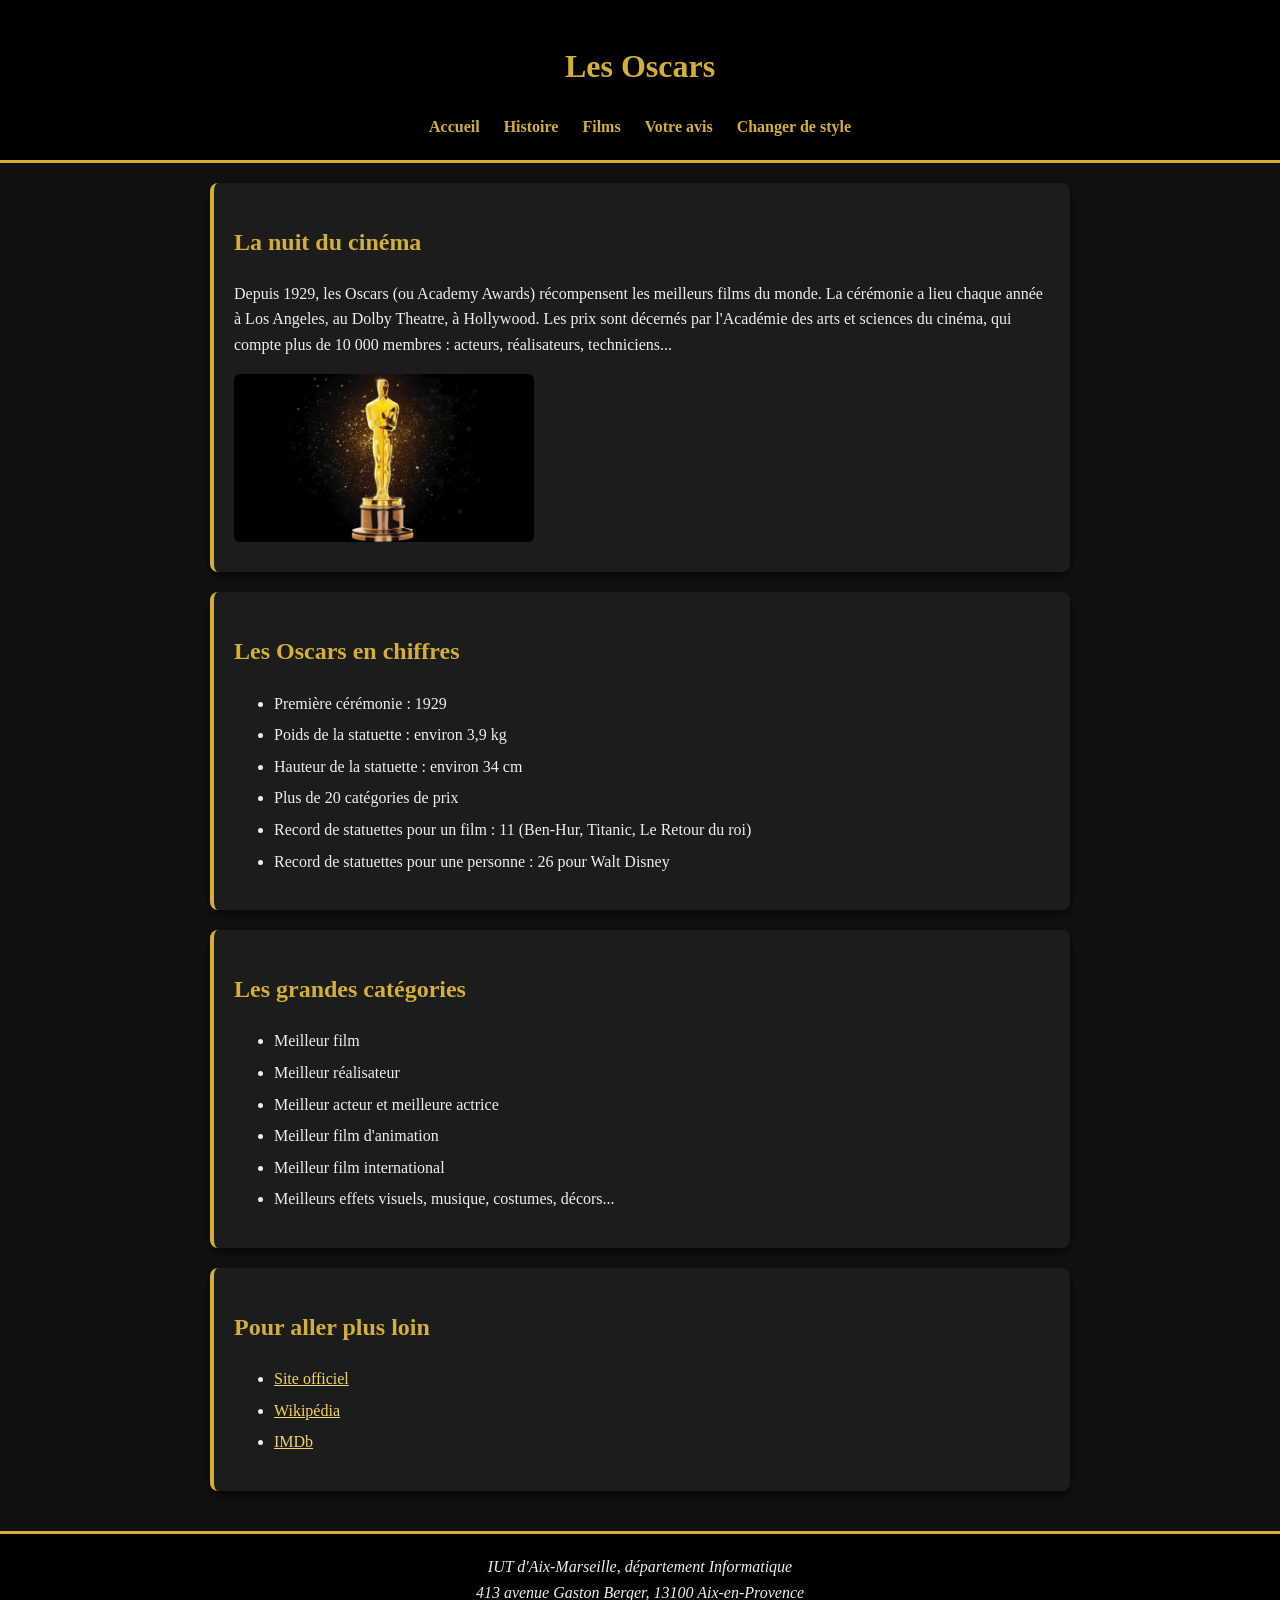
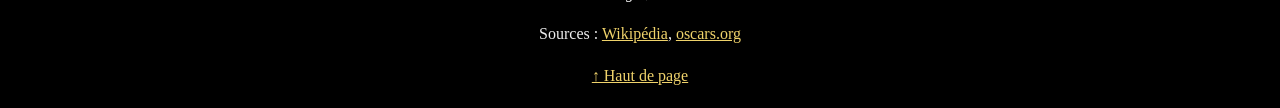
<file: oscars2/index.html>
<!DOCTYPE html>
<html lang="fr">
<head>
  <meta charset="UTF-8">
  <meta name="viewport" content="width=device-width, initial-scale=1.0">
  <title>Les Oscars</title>
  <meta name="description" content="Histoire et films des Oscars, la plus célèbre cérémonie du cinéma.">
  <meta property="og:title" content="Les Oscars">
  <meta property="og:image" content="images/oscar.webp">
  <meta property="og:description" content="DESCRIPTION DE LA PAGE ICI">
  <meta property="og:type" content="website">
  <meta name="twitter:card" content="summary_large_image">
  <link rel="icon" href="images/favicon.webp">
  <link rel="stylesheet" href="css/style.css" id="theme">
  <script type="application/ld+json">
  {
	"@context": "https://schema.org",
	"@type": "CollegeOrUniversity",
	"name": "IUT d'Aix-Marseille, département Informatique",
	"address": {
		"@type": "PostalAddress",
		"streetAddress": "413 avenue Gaston Berger",
		"postalCode": "13100",
		"addressLocality": "Aix-en-Provence",
		"addressCountry": "FR"
	}
  }
  </script>
</head>
<body id="top">

  <header>
    <h1>Les Oscars</h1>
    <nav>
      <a href="index.html">Accueil</a>
      <a href="pages/histoire.html">Histoire</a>
      <a href="pages/films.html">Films</a>
      <a href="pages/avis.html">Votre avis</a>
      <a href="#" id="switch">Changer de style</a>
    </nav>
  </header>

  <main>
    <section>
      <h2>La nuit du cinéma</h2>
      <p>Depuis 1929, les Oscars (ou Academy Awards) récompensent les meilleurs films du monde. La cérémonie a lieu chaque année à Los Angeles, au Dolby Theatre, à Hollywood. Les prix sont décernés par l'Académie des arts et sciences du cinéma, qui compte plus de 10 000 membres : acteurs, réalisateurs, techniciens...</p>
      <img src="images/oscar.webp" alt="Statuette des Oscars">
    </section>

    <section>
      <h2>Les Oscars en chiffres</h2>
      <ul>
        <li>Première cérémonie : 1929</li>
        <li>Poids de la statuette : environ 3,9 kg</li>
        <li>Hauteur de la statuette : environ 34 cm</li>
        <li>Plus de 20 catégories de prix</li>
        <li>Record de statuettes pour un film : 11 (Ben-Hur, Titanic, Le Retour du roi)</li>
        <li>Record de statuettes pour une personne : 26 pour Walt Disney</li>
      </ul>
    </section>

    <section>
      <h2>Les grandes catégories</h2>
      <ul>
        <li>Meilleur film</li>
        <li>Meilleur réalisateur</li>
        <li>Meilleur acteur et meilleure actrice</li>
        <li>Meilleur film d'animation</li>
        <li>Meilleur film international</li>
        <li>Meilleurs effets visuels, musique, costumes, décors...</li>
      </ul>
    </section>

    <section>
      <h2>Pour aller plus loin</h2>
      <ul>
        <li><a href="https://www.oscars.org" target="_blank">Site officiel</a></li>
        <li><a href="https://fr.wikipedia.org/wiki/Oscars_du_cinéma" target="_blank">Wikipédia</a></li>
        <li><a href="https://www.imdb.com/oscars/" target="_blank">IMDb</a></li>
      </ul>
    </section>
  </main>

  <footer>
    <address>
      IUT d'Aix-Marseille, département Informatique<br>
      413 avenue Gaston Berger, 13100 Aix-en-Provence
    </address>
    <p>Sources :
		<a href="https://fr.wikipedia.org/wiki/Oscars_du_cinéma" target="_blank" rel="noopener noreferrer">Wikipédia</a>,
		<a href="https://www.oscars.org" target="_blank" rel="noopener noreferrer">oscars.org</a>
	</p>
    <a href="#top">↑ Haut de page</a>
  </footer>

  <script src="js/script.js"></script>
</body>
</html>
</file>
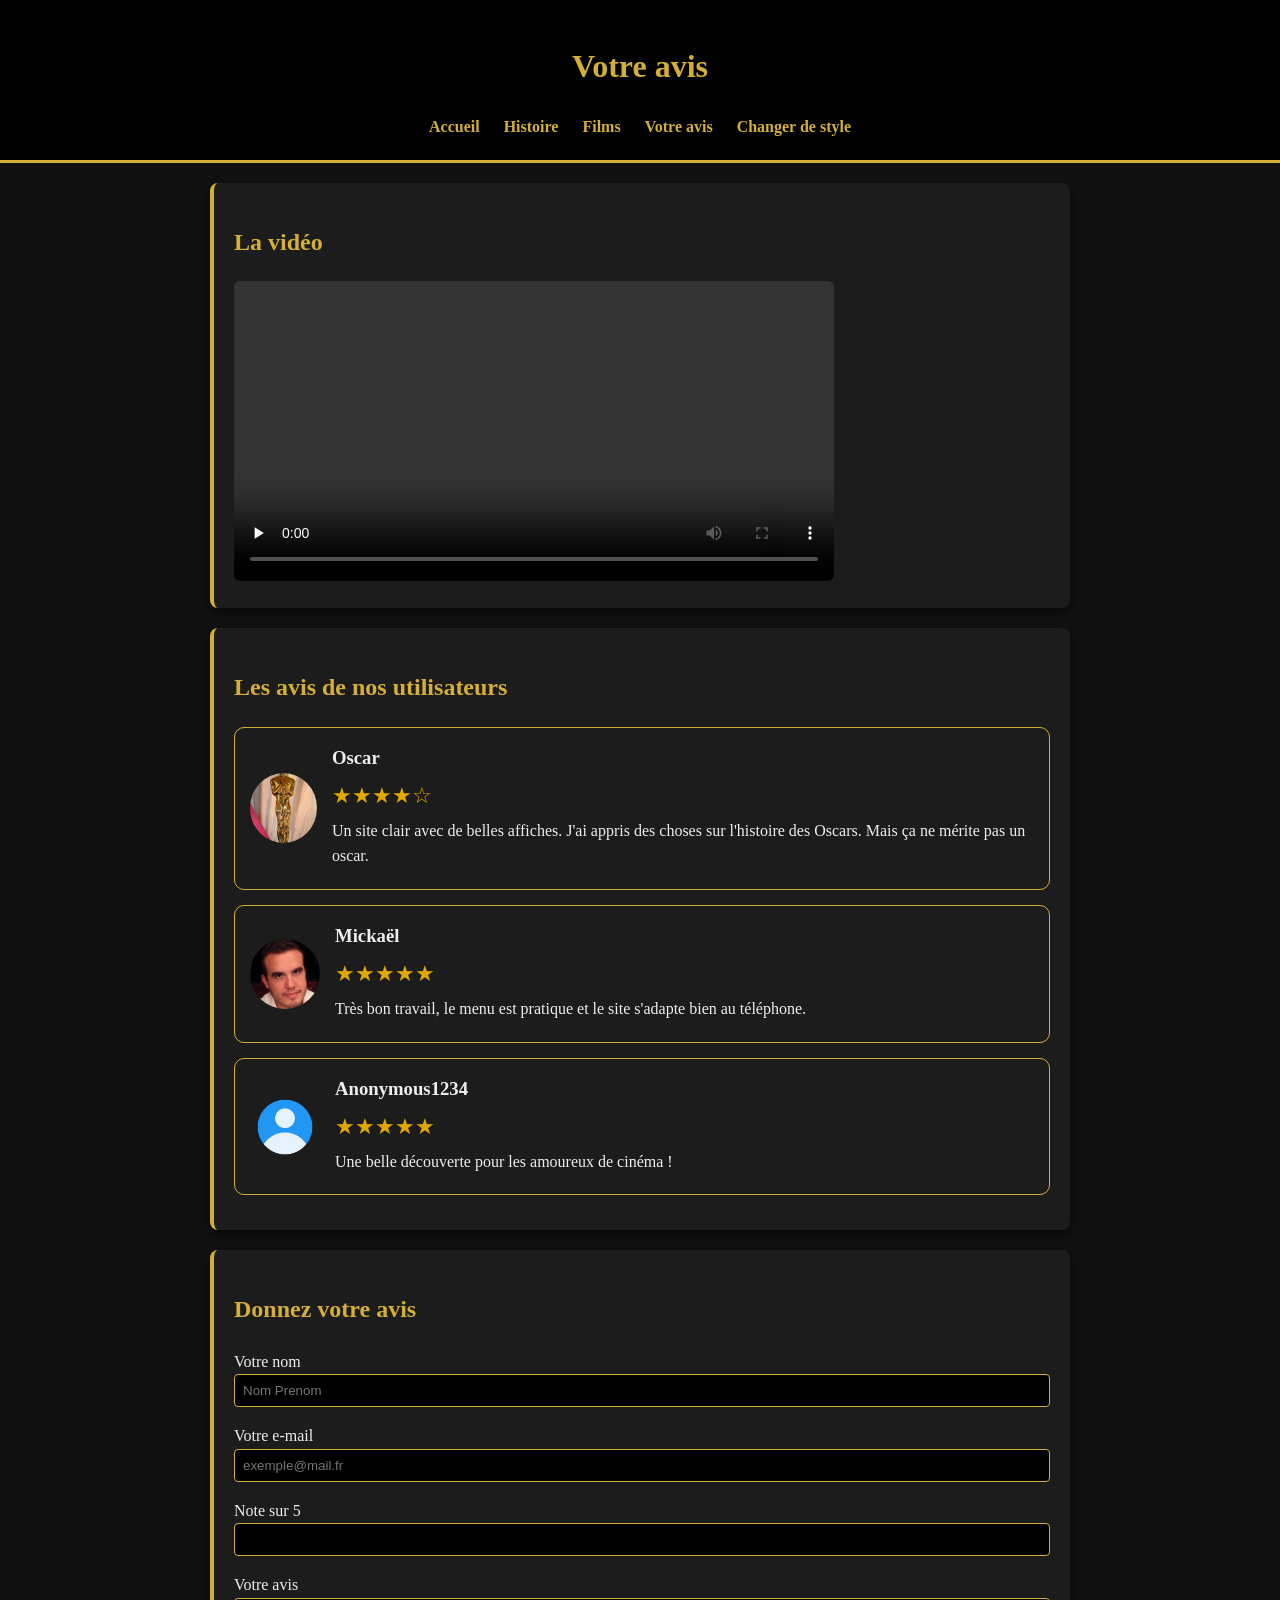
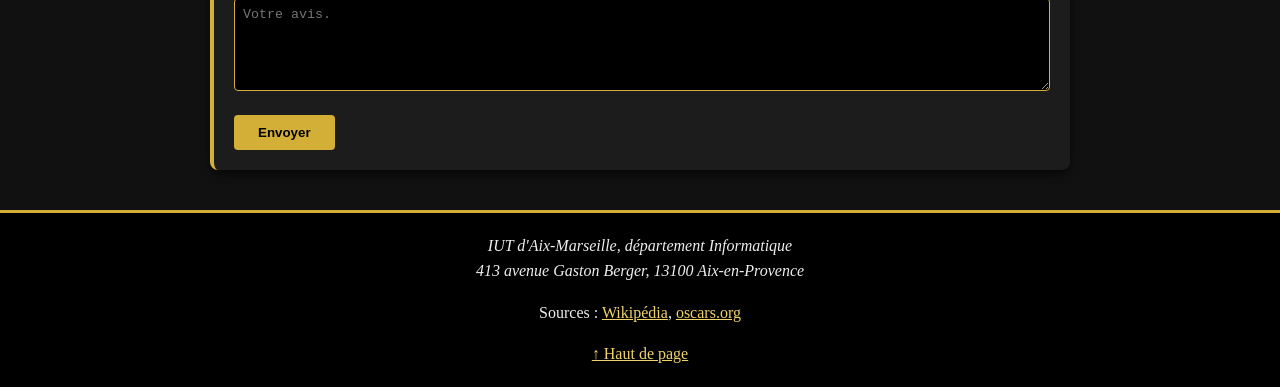
<file: oscars2/pages/avis.html>
<!DOCTYPE html>
<html lang="fr">
<head>
  <meta charset="UTF-8">
  <meta name="viewport" content="width=device-width, initial-scale=1.0">
  <title>Votre avis</title>
  <meta name="description" content="Donnez votre avis sur le site des Oscars, lisez ceux des visiteurs et regardez notre vidéo.">
  <meta property="og:title" content="Votre avis sur les Oscars">
  <meta property="og:image" content="../images/oscar.webp">
  <meta property="og:description" content="DESCRIPTION DE LA PAGE ICI">
  <meta property="og:type" content="website">
  <meta name="twitter:card" content="summary_large_image">
  <link rel="icon" href="../images/favicon.png">
  <link rel="stylesheet" href="../css/style.css" id="theme">
  <script type="application/ld+json">
  {
	"@context": "https://schema.org",
	"@type": "CollegeOrUniversity",
	"name": "IUT d'Aix-Marseille, département Informatique",
	"address": {
		"@type": "PostalAddress",
		"streetAddress": "413 avenue Gaston Berger",
		"postalCode": "13100",
		"addressLocality": "Aix-en-Provence",
		"addressCountry": "FR"
	}
  }
  </script>
</head>
<body id="top">

  <header>
    <h1>Votre avis</h1>
    <nav>
      <a href="../index.html">Accueil</a>
      <a href="histoire.html">Histoire</a>
      <a href="films.html">Films</a>
      <a href="avis.html">Votre avis</a>
      <a href="#" id="switch">Changer de style</a>
    </nav>
  </header>

  <main>
    <section>
      <h2>La vidéo</h2>
      <video controls width="600" preload="none">
        <source src="../video/video.mp4" type="video/mp4">
        <track src="../video/soustitres.vtt" kind="subtitles" srclang="fr" label="Français" default>
      </video>
    </section>

	<section>
	<h2>Les avis de nos utilisateurs</h2>

	<article class="review">
		<img src="../images/oscarpp.webp" alt="" width="70" height="70" loading="lazy">
		<div>
			<h3>Oscar</h3>
			<p class="stars" aria-label="Note : 4 sur 5">★★★★☆</p>
			<p>Un site clair avec de belles affiches. J'ai appris des choses sur l'histoire des Oscars. Mais ça ne mérite pas un oscar.</p>
		</div>
	</article>

	<article class="review">
		<img src="../images/nevot.webp" alt="" width="70" height="70" loading="lazy">
		<div>
			<h3>Mickaël</h3>
			<p class="stars" aria-label="Note : 5 sur 5">★★★★★</p>
			<p>Très bon travail, le menu est pratique et le site s'adapte bien au téléphone.</p>
		</div>
	</article>

	<article class="review">
		<img src="../images/anonymous.webp" alt="" width="70" height="70" loading="lazy">
		<div>
			<h3>Anonymous1234</h3>
			<p class="stars" aria-label="Note : 5 sur 5">★★★★★</p>
			<p>Une belle découverte pour les amoureux de cinéma !</p>
		</div>
	</article>
	</section>

    <section>
      <h2>Donnez votre avis</h2>
      <form action="mailto:titi132910@gmail.com" method="post" enctype="text/plain">
        <p>
          <label for="name">Votre nom</label><br>
          <input type="text" id="name" name="nom" placeholder="Nom Prenom" required>
        </p>
        <p>
          <label for="email">Votre e-mail</label><br>
          <input type="email" id="email" name="email" placeholder="exemple@mail.fr" required>
        </p>
        <p>
          <label for="note">Note sur 5</label><br>
          <input type="number" id="note" name="note" min="0" max="5" required>
        </p>
        <p>
          <label for="message">Votre avis</label><br>
          <textarea id="message" name="avis" rows="5" placeholder="Votre avis." required></textarea>
        </p>
        <button type="submit">Envoyer</button>
      </form>
    </section>
  </main>

  <footer>
    <address>
      IUT d'Aix-Marseille, département Informatique<br>
      413 avenue Gaston Berger, 13100 Aix-en-Provence
    </address>
        <p>Sources :
		<a href="https://fr.wikipedia.org/wiki/Oscars_du_cinéma" target="_blank" rel="noopener noreferrer">Wikipédia</a>,
		<a href="https://www.oscars.org" target="_blank" rel="noopener noreferrer">oscars.org</a>
	</p>
    <a href="#top">↑ Haut de page</a>
  </footer>

  <script src="../js/script.js"></script>
</body>
</html>
</file>
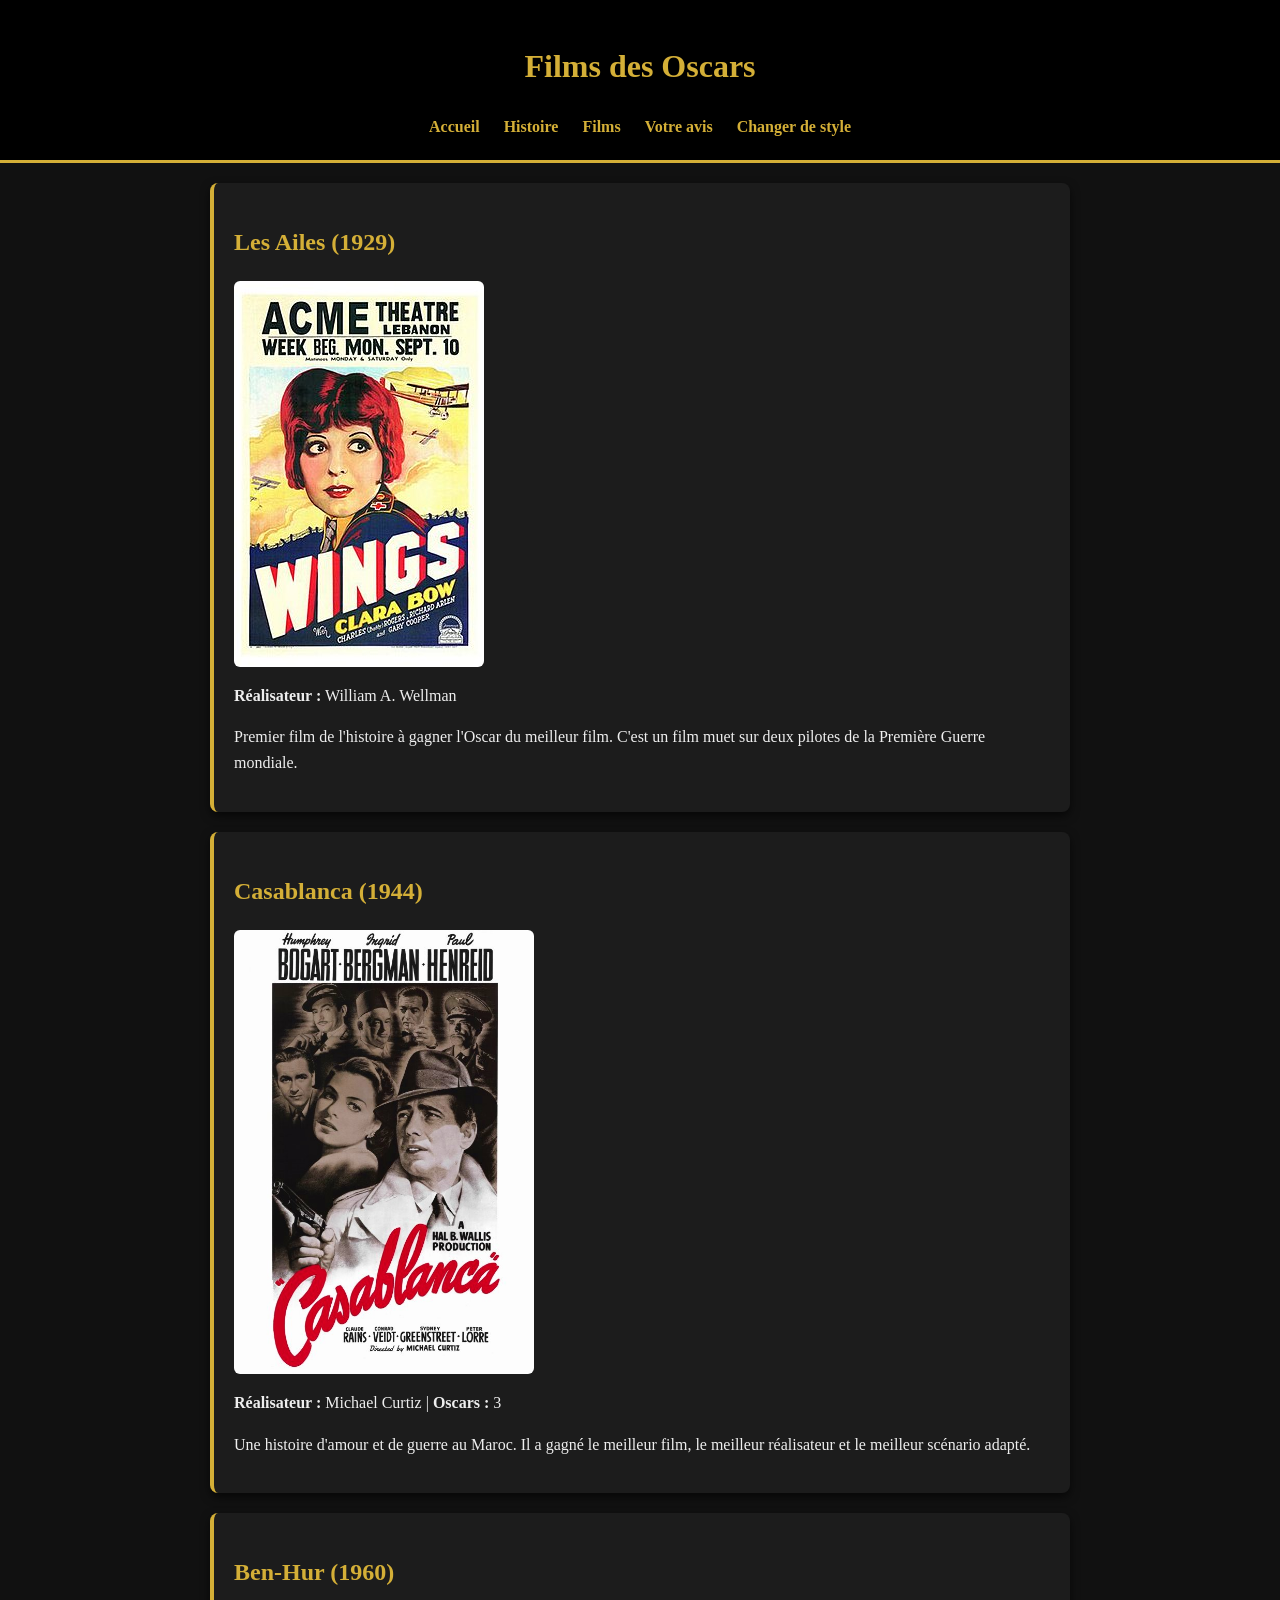
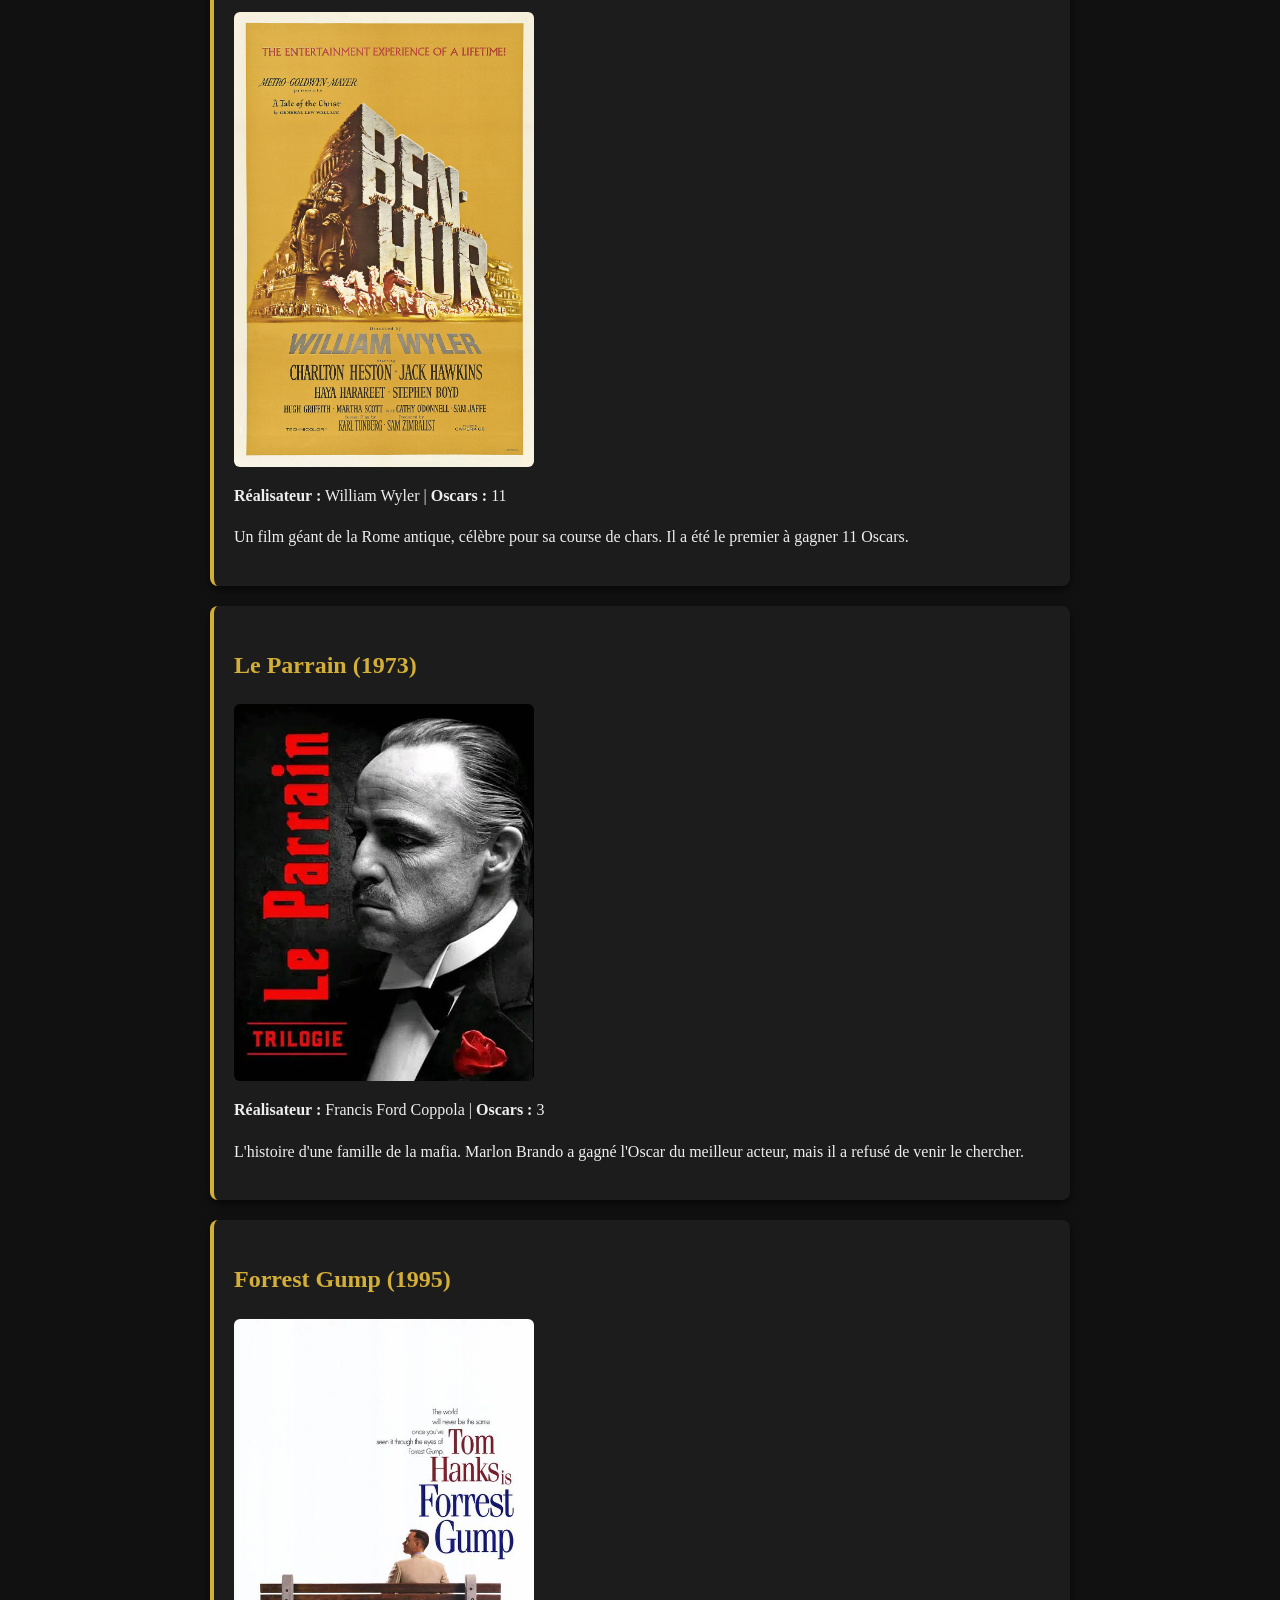
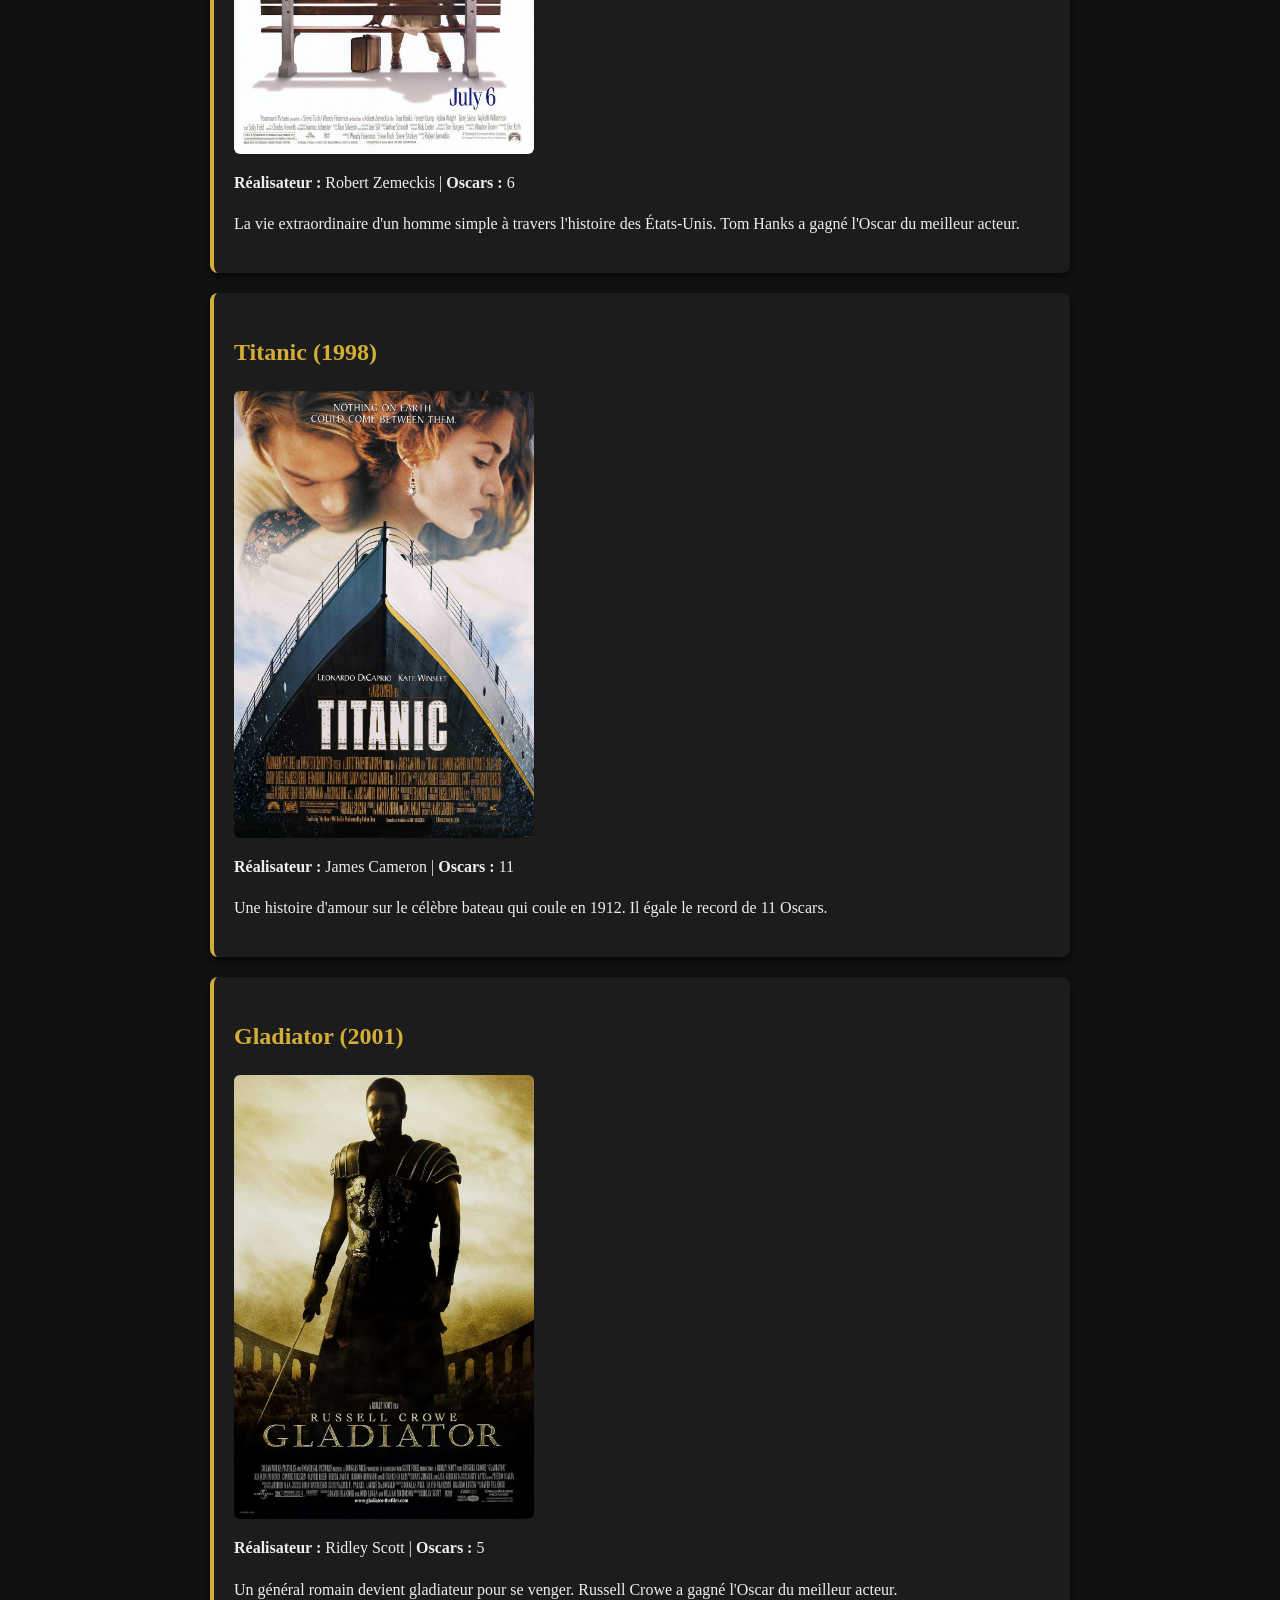
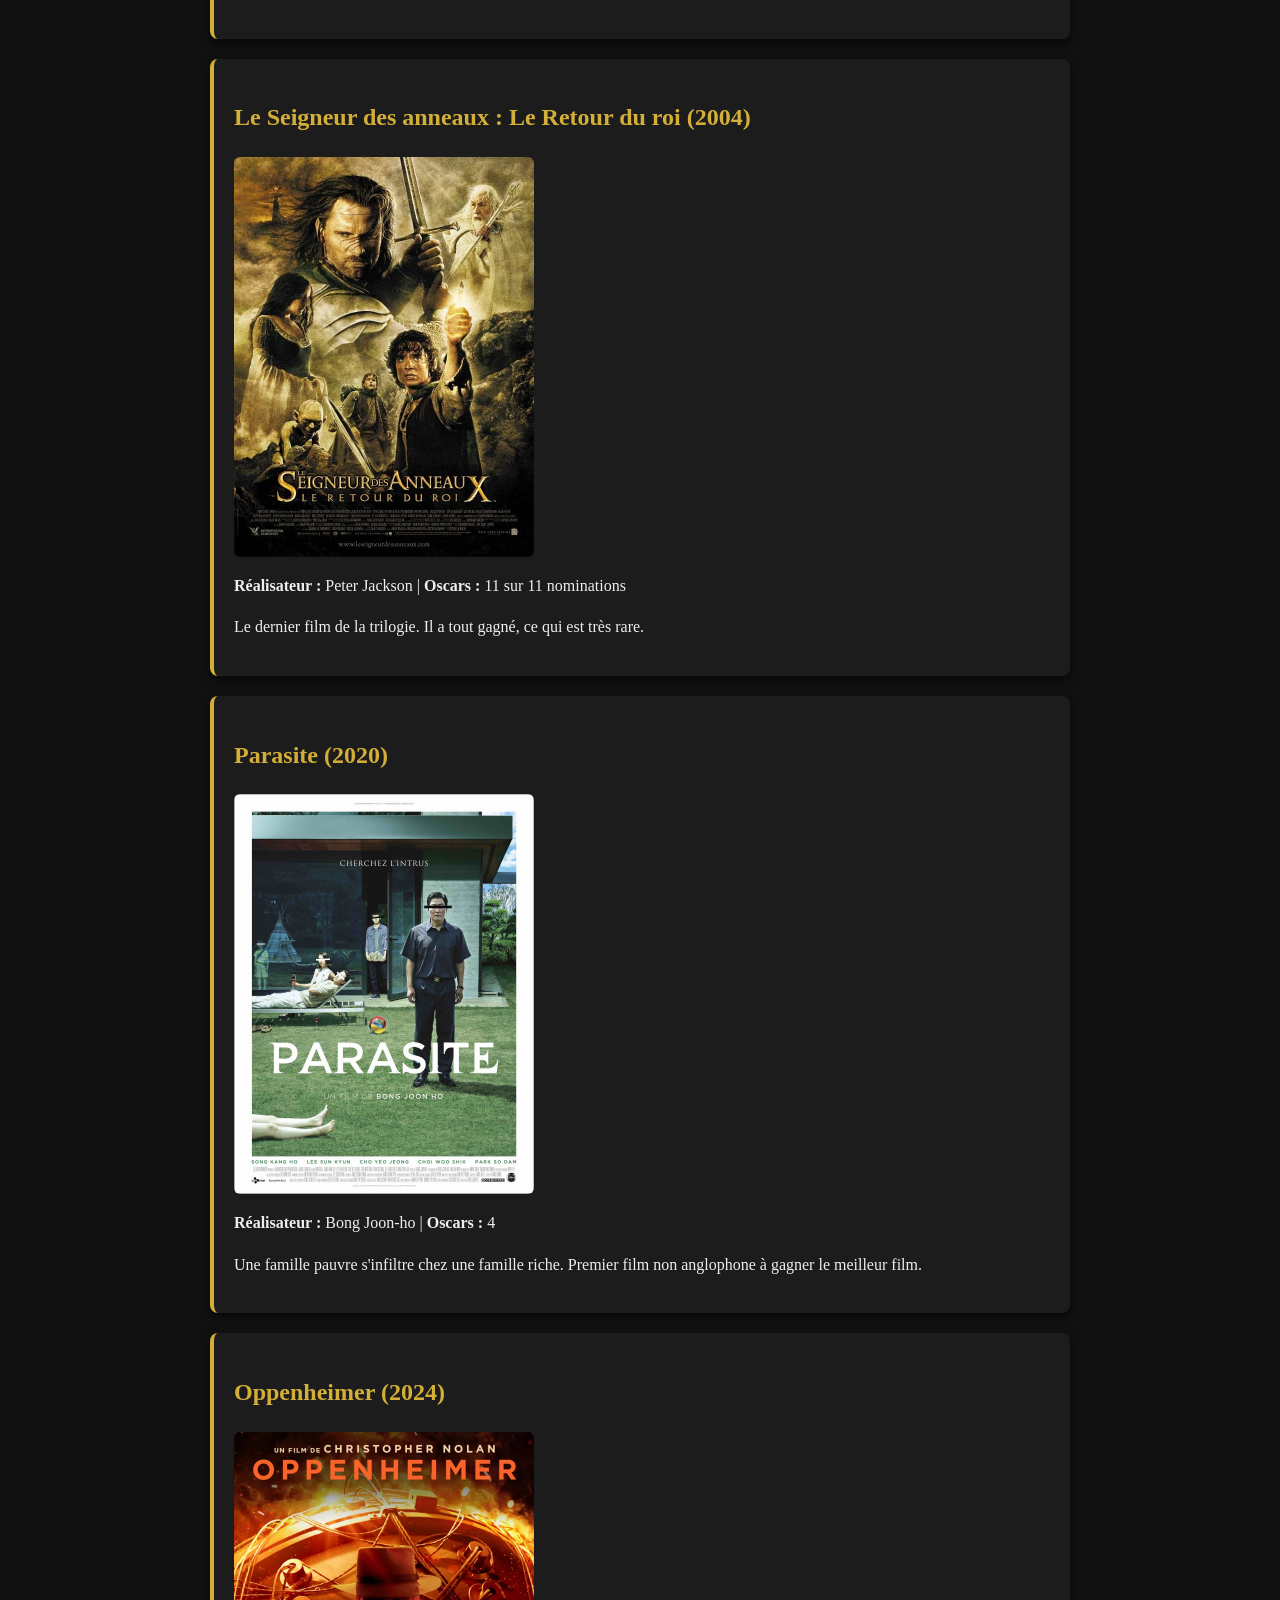
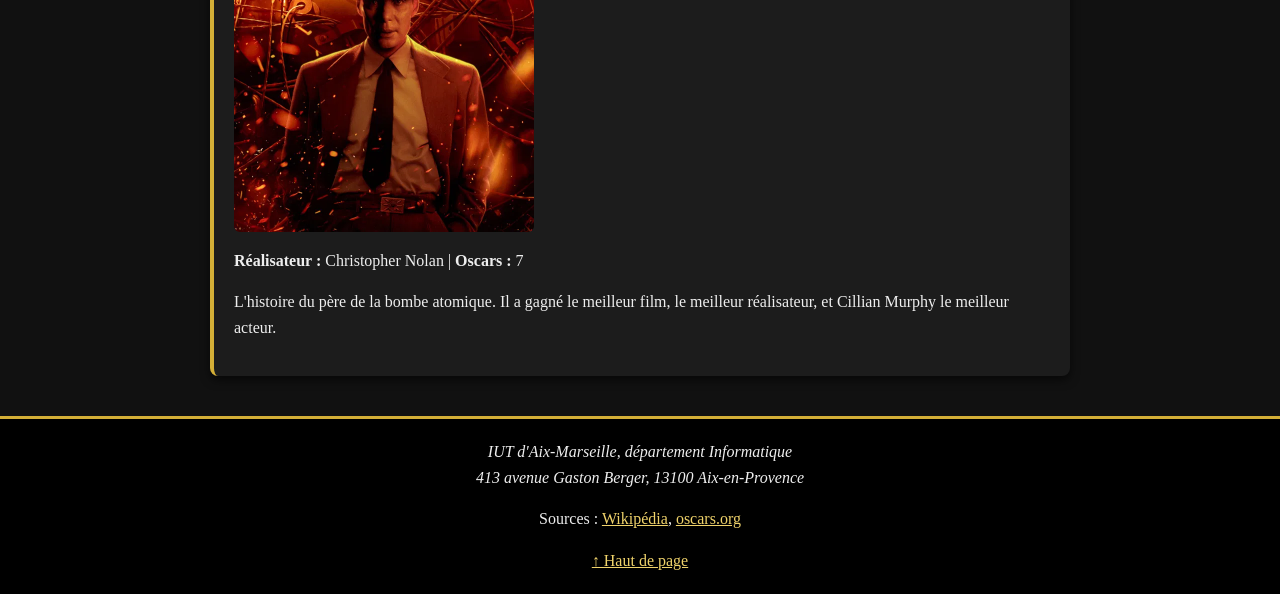
<file: oscars2/pages/films.html>
<!DOCTYPE html>
<html lang="fr">
<head>
  <meta charset="UTF-8">
  <meta name="viewport" content="width=device-width, initial-scale=1.0">
  <title>Films des Oscars</title>
  <meta name="description" content="Les films célèbres récompensés aux Oscars : réalisateurs, nombre de statuettes et histoire.">
  <meta property="og:title" content="Films des Oscars">
  <meta property="og:image" content="../images/oscar.webp">
  <meta property="og:description" content="DESCRIPTION DE LA PAGE ICI">
  <meta property="og:type" content="website">
  <meta name="twitter:card" content="summary_large_image">
  <link rel="icon" href="../images/favicon.png">
  <link rel="stylesheet" href="../css/style.css" id="theme">
  <script type="application/ld+json">
  {
	"@context": "https://schema.org",
	"@type": "CollegeOrUniversity",
	"name": "IUT d'Aix-Marseille, département Informatique",
	"address": {
		"@type": "PostalAddress",
		"streetAddress": "413 avenue Gaston Berger",
		"postalCode": "13100",
		"addressLocality": "Aix-en-Provence",
		"addressCountry": "FR"
	}
  }
  </script>
</head>
<body id="top">

  <header>
    <h1>Films des Oscars</h1>
    <nav>
      <a href="../index.html">Accueil</a>
      <a href="histoire.html">Histoire</a>
      <a href="films.html">Films</a>
      <a href="avis.html">Votre avis</a>
      <a href="#" id="switch">Changer de style</a>
    </nav>
  </header>

  <main>
    <section>
      <h2>Les Ailes (1929)</h2>
      <img src="../images/wings.webp" alt="Affiche du film Les Ailes">
      <p><strong>Réalisateur :</strong> William A. Wellman</p>
      <p>Premier film de l'histoire à gagner l'Oscar du meilleur film. C'est un film muet sur deux pilotes de la Première Guerre mondiale.</p>
    </section>

    <section>
      <h2>Casablanca (1944)</h2>
      <img src="../images/casablanca.webp" alt="Affiche du film Casablanca" loading="lazy">
      <p><strong>Réalisateur :</strong> Michael Curtiz | <strong>Oscars :</strong> 3</p>
      <p>Une histoire d'amour et de guerre au Maroc. Il a gagné le meilleur film, le meilleur réalisateur et le meilleur scénario adapté.</p>
    </section>

    <section>
      <h2>Ben-Hur (1960)</h2>
      <img src="../images/benhur.webp" alt="Affiche du film Ben-Hur" loading="lazy">
      <p><strong>Réalisateur :</strong> William Wyler | <strong>Oscars :</strong> 11</p>
      <p>Un film géant de la Rome antique, célèbre pour sa course de chars. Il a été le premier à gagner 11 Oscars.</p>
    </section>

    <section>
      <h2>Le Parrain (1973)</h2>
      <img src="../images/godfather.webp" alt="Affiche du film Le Parrain" loading="lazy">
      <p><strong>Réalisateur :</strong> Francis Ford Coppola | <strong>Oscars :</strong> 3</p>
      <p>L'histoire d'une famille de la mafia. Marlon Brando a gagné l'Oscar du meilleur acteur, mais il a refusé de venir le chercher.</p>
    </section>

    <section>
      <h2>Forrest Gump (1995)</h2>
      <img src="../images/forrestgump.webp" alt="Affiche du film Forrest Gump" loading="lazy">
      <p><strong>Réalisateur :</strong> Robert Zemeckis | <strong>Oscars :</strong> 6</p>
      <p>La vie extraordinaire d'un homme simple à travers l'histoire des États-Unis. Tom Hanks a gagné l'Oscar du meilleur acteur.</p>
    </section>

    <section>
      <h2>Titanic (1998)</h2>
      <img src="../images/titanic.webp" alt="Affiche du film Titanic" loading="lazy">
      <p><strong>Réalisateur :</strong> James Cameron | <strong>Oscars :</strong> 11</p>
      <p>Une histoire d'amour sur le célèbre bateau qui coule en 1912. Il égale le record de 11 Oscars.</p>
    </section>

    <section>
      <h2>Gladiator (2001)</h2>
      <img src="../images/gladiator.webp" alt="Affiche du film Gladiator" loading="lazy">
      <p><strong>Réalisateur :</strong> Ridley Scott | <strong>Oscars :</strong> 5</p>
      <p>Un général romain devient gladiateur pour se venger. Russell Crowe a gagné l'Oscar du meilleur acteur.</p>
    </section>

    <section>
      <h2>Le Seigneur des anneaux : Le Retour du roi (2004)</h2>
      <img src="../images/lotr.webp" alt="Affiche du film Le Retour du roi" loading="lazy">
      <p><strong>Réalisateur :</strong> Peter Jackson | <strong>Oscars :</strong> 11 sur 11 nominations</p>
      <p>Le dernier film de la trilogie. Il a tout gagné, ce qui est très rare.</p>
    </section>

    <section>
      <h2>Parasite (2020)</h2>
      <img src="../images/parasite.webp" alt="Affiche du film Parasite" loading="lazy">
      <p><strong>Réalisateur :</strong> Bong Joon-ho | <strong>Oscars :</strong> 4</p>
      <p>Une famille pauvre s'infiltre chez une famille riche. Premier film non anglophone à gagner le meilleur film.</p>
    </section>

    <section>
      <h2>Oppenheimer (2024)</h2>
      <img src="../images/oppenheimer.webp" alt="Affiche du film Oppenheimer" loading="lazy">
      <p><strong>Réalisateur :</strong> Christopher Nolan | <strong>Oscars :</strong> 7</p>
      <p>L'histoire du père de la bombe atomique. Il a gagné le meilleur film, le meilleur réalisateur, et Cillian Murphy le meilleur acteur.</p>
    </section>
  </main>

  <footer>
    <address>
      IUT d'Aix-Marseille, département Informatique<br>
      413 avenue Gaston Berger, 13100 Aix-en-Provence
    </address>
        <p>Sources :
		<a href="https://fr.wikipedia.org/wiki/Oscars_du_cinéma" target="_blank" rel="noopener noreferrer">Wikipédia</a>,
		<a href="https://www.oscars.org" target="_blank" rel="noopener noreferrer">oscars.org</a>
	</p>
    <a href="#top">↑ Haut de page</a>
  </footer>

  <script src="../js/script.js"></script>
</body>
</html>
</file>
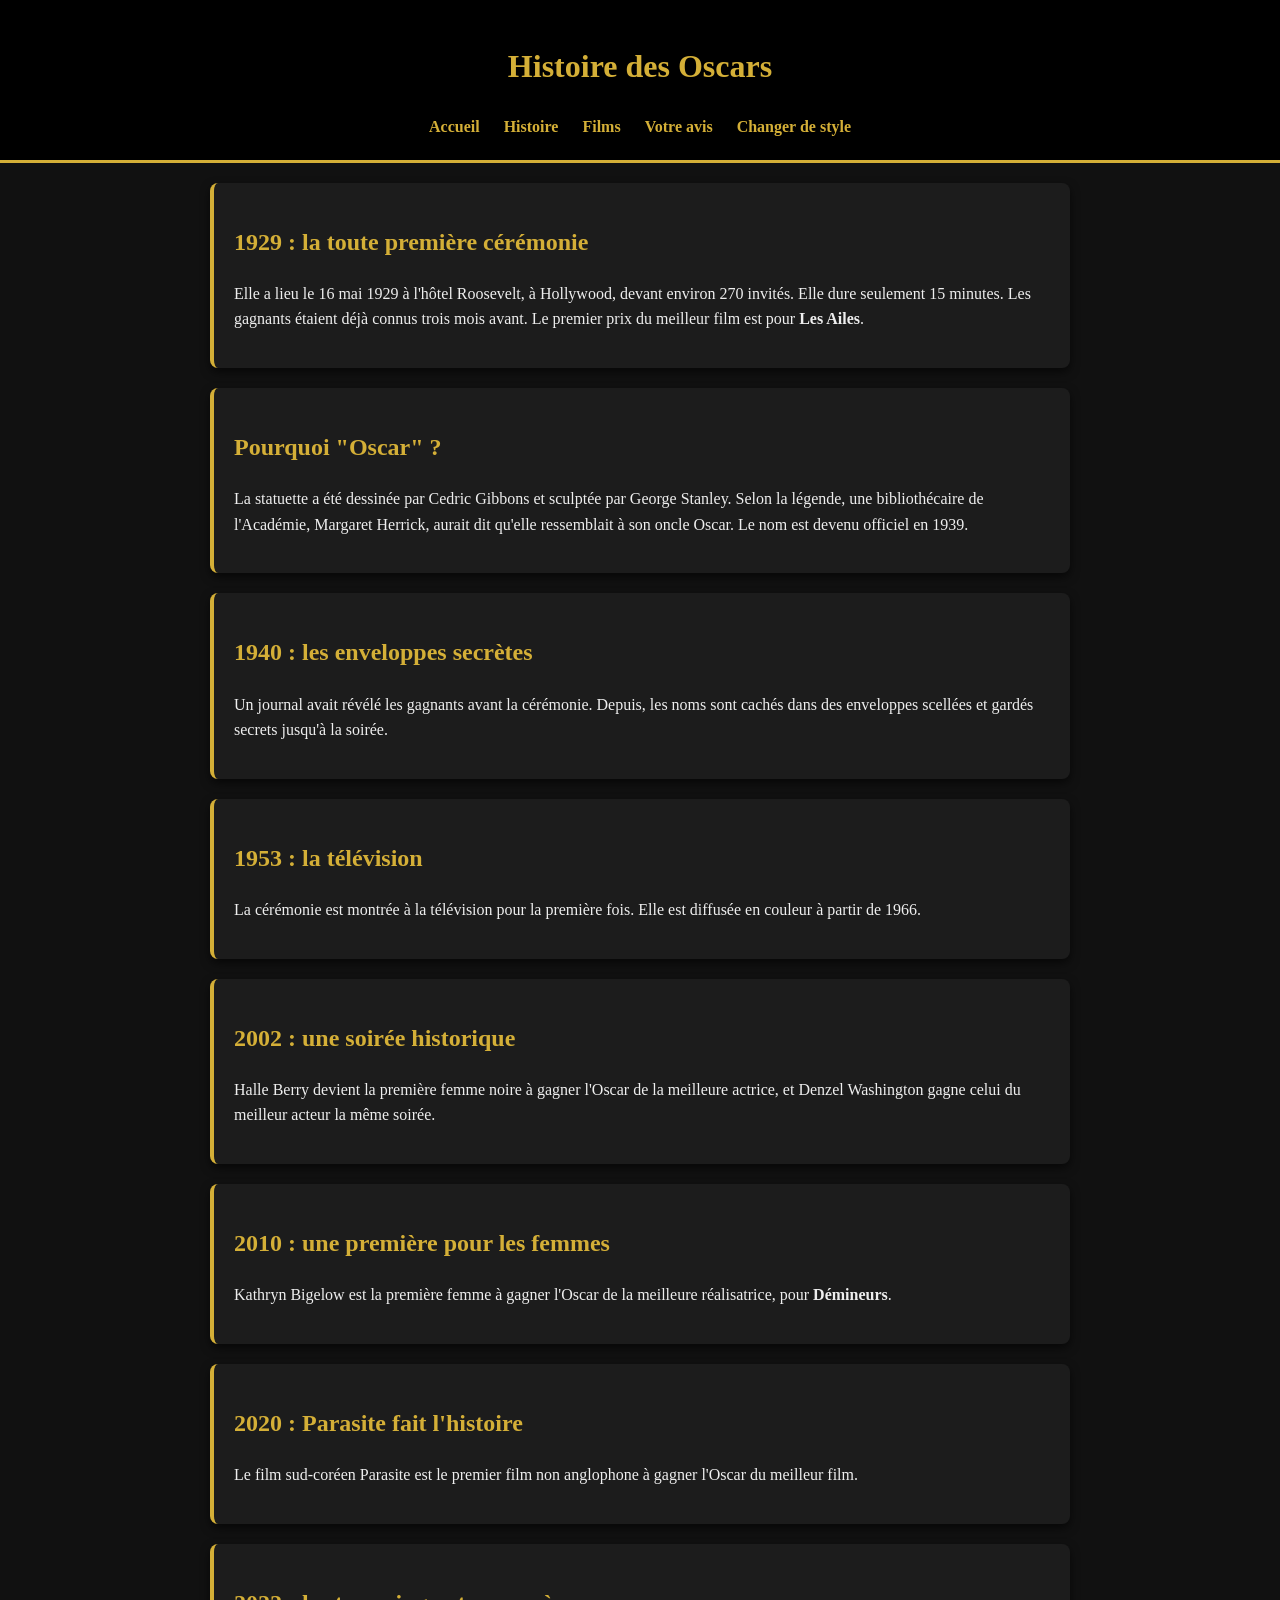
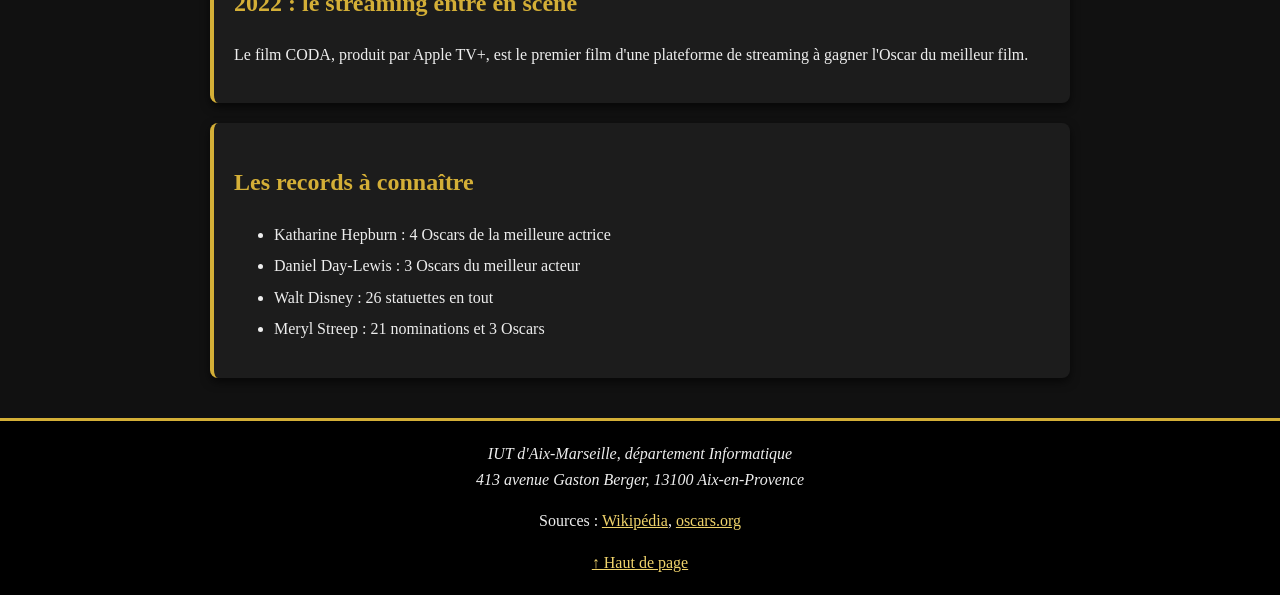
<file: oscars2/pages/histoire.html>
<!DOCTYPE html>
<html lang="fr">
<head>
  <meta charset="UTF-8">
  <meta name="viewport" content="width=device-width, initial-scale=1.0">
  <title>Histoire des Oscars</title>
  <meta name="description" content="L'histoire des Oscars depuis 1929 : les grandes dates et les records de la cérémonie.">
  <meta property="og:title" content="Histoire des Oscars">
  <meta property="og:image" content="../images/oscar.webp">
  <meta property="og:description" content="DESCRIPTION DE LA PAGE ICI">
  <meta property="og:type" content="website">
  <meta name="twitter:card" content="summary_large_image">
  <link rel="icon" href="../images/favicon.png">
  <link rel="stylesheet" href="../css/style.css" id="theme">
  <script type="application/ld+json">
  {
	"@context": "https://schema.org",
	"@type": "CollegeOrUniversity",
	"name": "IUT d'Aix-Marseille, département Informatique",
	"address": {
		"@type": "PostalAddress",
		"streetAddress": "413 avenue Gaston Berger",
		"postalCode": "13100",
		"addressLocality": "Aix-en-Provence",
		"addressCountry": "FR"
	}
  }
  </script>
</head>
<body id="top">

  <header>
    <h1>Histoire des Oscars</h1>
    <nav>
      <a href="../index.html">Accueil</a>
      <a href="histoire.html">Histoire</a>
      <a href="films.html">Films</a>
      <a href="avis.html">Votre avis</a>
      <a href="#" id="switch">Changer de style</a>
    </nav>
  </header>

  <main>
    <section>
      <h2>1929 : la toute première cérémonie</h2>
      <p>Elle a lieu le 16 mai 1929 à l'hôtel Roosevelt, à Hollywood, devant environ 270 invités. Elle dure seulement 15 minutes. Les gagnants étaient déjà connus trois mois avant. Le premier prix du meilleur film est pour <strong>Les Ailes</strong>.</p>
    </section>

    <section>
      <h2>Pourquoi "Oscar" ?</h2>
      <p>La statuette a été dessinée par Cedric Gibbons et sculptée par George Stanley. Selon la légende, une bibliothécaire de l'Académie, Margaret Herrick, aurait dit qu'elle ressemblait à son oncle Oscar. Le nom est devenu officiel en 1939.</p>
    </section>

    <section>
      <h2>1940 : les enveloppes secrètes</h2>
      <p>Un journal avait révélé les gagnants avant la cérémonie. Depuis, les noms sont cachés dans des enveloppes scellées et gardés secrets jusqu'à la soirée.</p>
    </section>

    <section>
      <h2>1953 : la télévision</h2>
      <p>La cérémonie est montrée à la télévision pour la première fois. Elle est diffusée en couleur à partir de 1966.</p>
    </section>

    <section>
      <h2>2002 : une soirée historique</h2>
      <p>Halle Berry devient la première femme noire à gagner l'Oscar de la meilleure actrice, et Denzel Washington gagne celui du meilleur acteur la même soirée.</p>
    </section>

    <section>
      <h2>2010 : une première pour les femmes</h2>
      <p>Kathryn Bigelow est la première femme à gagner l'Oscar de la meilleure réalisatrice, pour <strong>Démineurs</strong>.</p>
    </section>

    <section>
      <h2>2020 : Parasite fait l'histoire</h2>
      <p>Le film sud-coréen Parasite est le premier film non anglophone à gagner l'Oscar du meilleur film.</p>
    </section>

    <section>
      <h2>2022 : le streaming entre en scène</h2>
      <p>Le film CODA, produit par Apple TV+, est le premier film d'une plateforme de streaming à gagner l'Oscar du meilleur film.</p>
    </section>

    <section>
      <h2>Les records à connaître</h2>
      <ul>
        <li>Katharine Hepburn : 4 Oscars de la meilleure actrice</li>
        <li>Daniel Day-Lewis : 3 Oscars du meilleur acteur</li>
        <li>Walt Disney : 26 statuettes en tout</li>
        <li>Meryl Streep : 21 nominations et 3 Oscars</li>
      </ul>
    </section>
  </main>

  <footer>
    <address>
      IUT d'Aix-Marseille, département Informatique<br>
      413 avenue Gaston Berger, 13100 Aix-en-Provence
    </address>
        <p>Sources :
		<a href="https://fr.wikipedia.org/wiki/Oscars_du_cinéma" target="_blank" rel="noopener noreferrer">Wikipédia</a>,
		<a href="https://www.oscars.org" target="_blank" rel="noopener noreferrer">oscars.org</a>
	</p>
    <a href="#top">↑ Haut de page</a>
  </footer>

  <script src="../js/script.js"></script>
</body>
</html>
</file>
<file: oscars2/css/style.css>
h1,h2,nav a{color:#d4af37}button,nav a{font-weight:700}footer,header{background:#000;text-align:center;padding:20px}footer,header,main,section{padding:20px}.review h3,body{margin:0}*{box-sizing:border-box}body{font-family:Georgia,serif;background:#111;color:#eee;line-height:1.6}header{border-bottom:3px solid #d4af37;position:sticky;top:0;z-index:10}nav a{text-decoration:none;margin:0 10px}nav a:hover{color:#fff;text-decoration:underline}main{max-width:900px;margin:0 auto}section{background:#1c1c1c;border-left:4px solid #d4af37;border-radius:8px;-webkit-box-shadow:0 4px 10px rgba(0,0,0,.6);box-shadow:0 4px 10px rgba(0,0,0,.6);margin-bottom:20px}a{color:#f0d36b}img,video{max-width:100%;height:auto;border-radius:6px}section img{max-width:300px;display:block;margin:10px 0}li{margin-bottom:6px}input,textarea{width:100%;padding:8px;border:1px solid #d4af37;border-radius:4px;background:#000;color:#fff}button{background:#d4af37;color:#000;border:none;padding:10px 24px;border-radius:4px;cursor:pointer}button:hover{background:#f0d36b}footer{border-top:3px solid #d4af37}.review{display:flex;gap:15px;align-items:center;border:1px solid #d4af37;border-radius:10px;padding:15px;margin-bottom:15px}.review img{width:70px;height:70px;border-radius:50%;object-fit:cover;margin:0}.review p{margin:5px 0}.stars{color:#e0a800;font-size:22px}@media (max-width:600px){nav a{display:block;margin:8px 0}main{padding:10px}}a:focus-visible,button:focus-visible,input:focus-visible,textarea:focus-visible{outline:#fff solid 3px;outline-offset:2px}@media (min-width:601px) and (max-width:1024px){main{padding:15px}section img{max-width:250px}}
</file>
